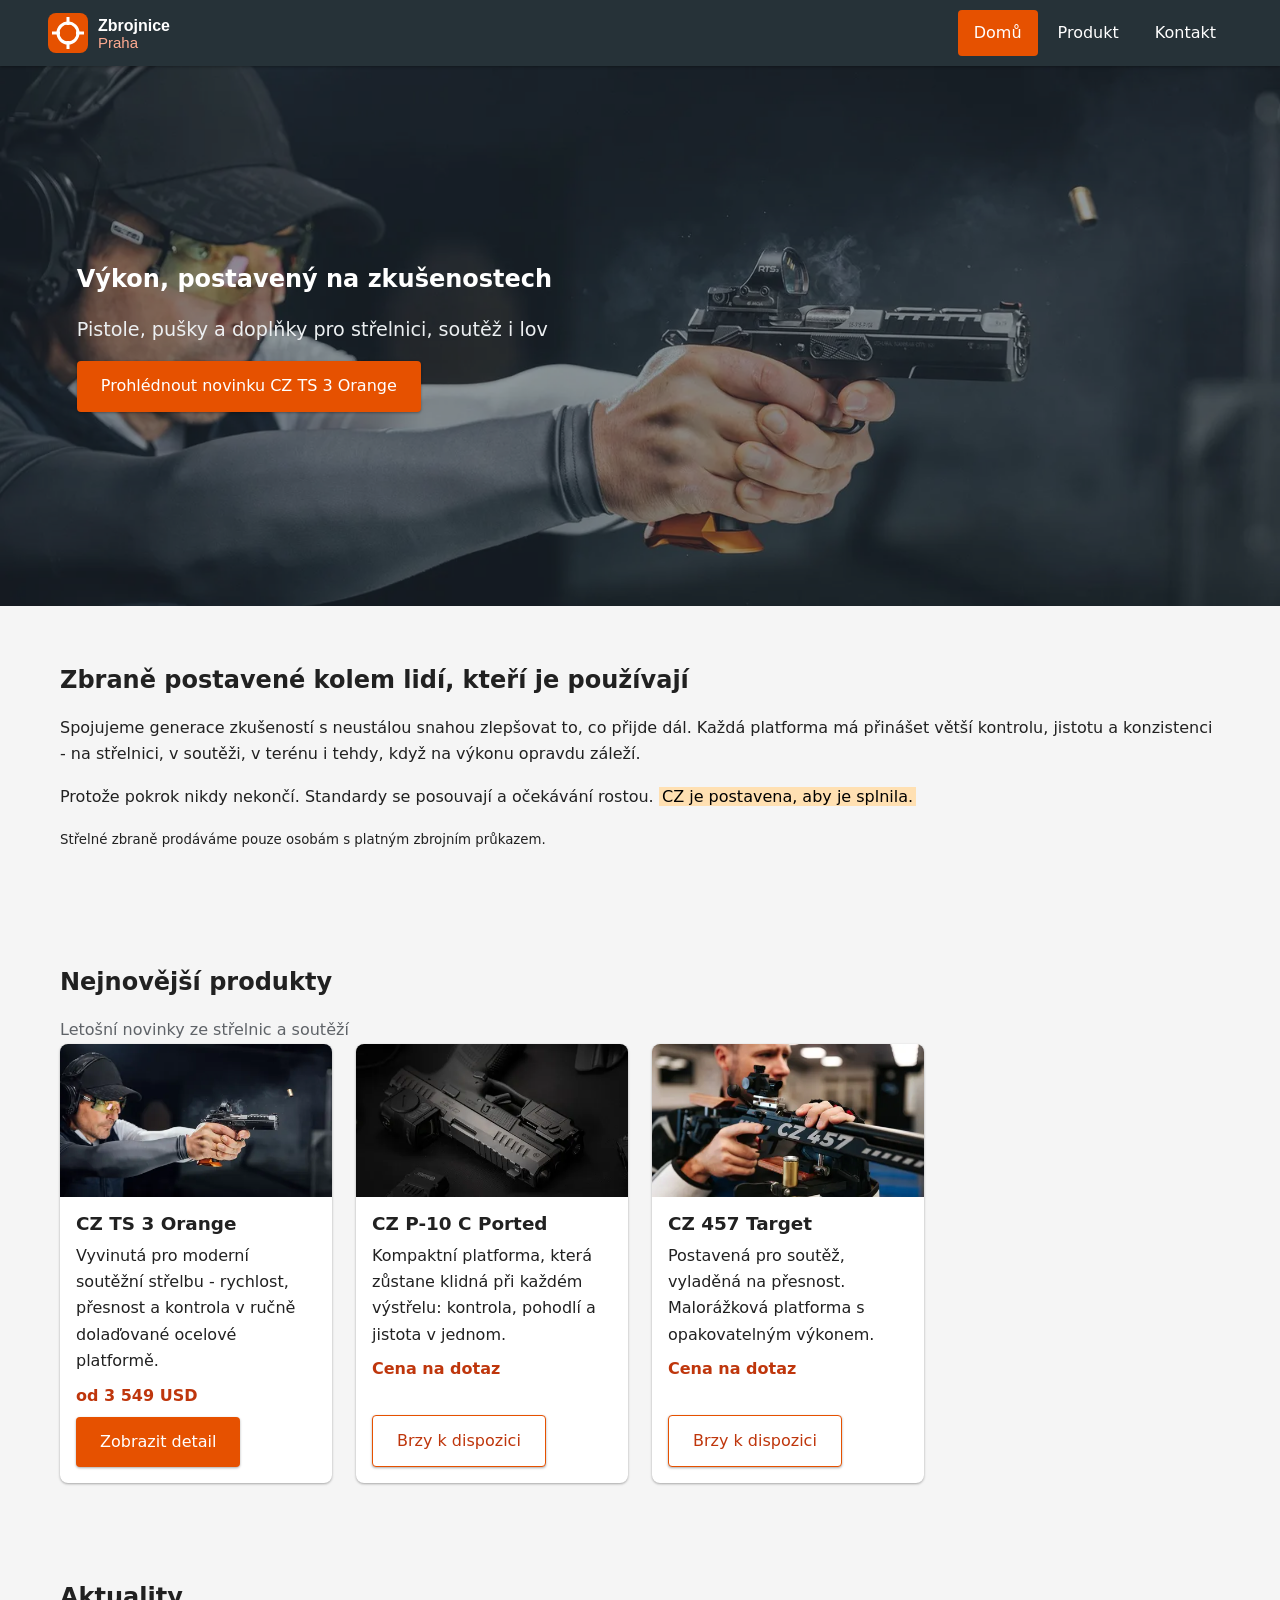
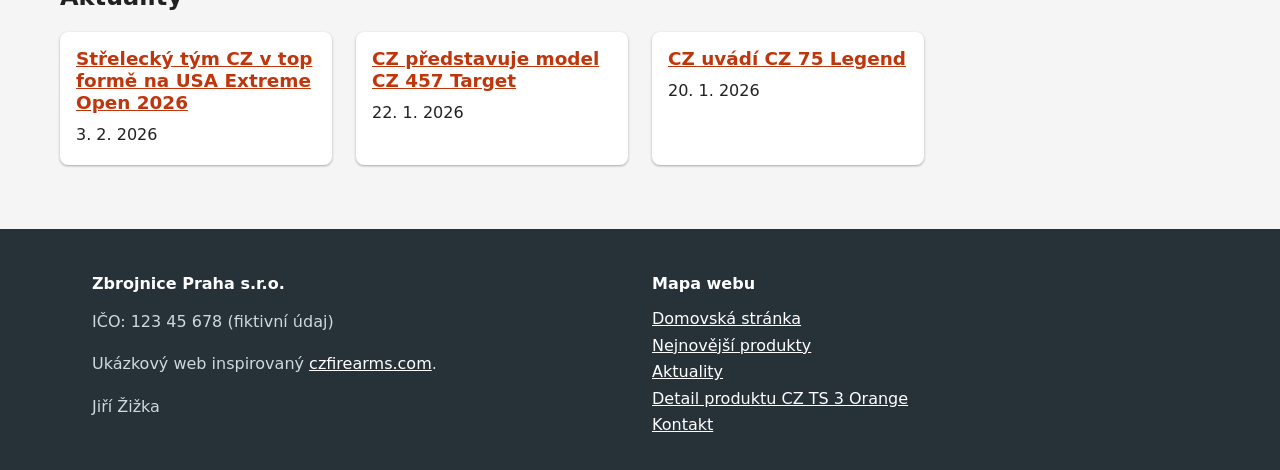
<file: index.html>
<!doctype html>
<html lang="cs">
  <head>
    <meta charset="utf-8" />
    <meta name="viewport" content="width=device-width, initial-scale=1" />
    <title>Zbrojnice Praha - e-shop se zbraněmi a doplňky</title>
    <meta
      name="description"
      content="Pistole, pušky a doplňky pro střelnici, soutěž i lov. Ukázkový e-shop inspirovaný czfirearms.com."
    />
    <link rel="icon" href="./logo.svg" type="image/svg+xml" />
    <link rel="stylesheet" href="style.css" />
  </head>
  <body>
    <a class="skip" href="#main">Přeskočit na obsah</a>
    <header class="top">
      <a href="index.html"
        ><img
          src="./logo.svg"
          alt="Zbrojnice Praha - úvodní stránka"
          width="180"
          height="40"
      /></a>
      <nav aria-label="Hlavní navigace">
        <ul>
          <li><a href="index.html" aria-current="page">Domů</a></li>
          <li><a href="detail.html">Produkt</a></li>
          <li><a href="kontakt.html">Kontakt</a></li>
        </ul>
      </nav>
    </header>

    <main id="main">
      <section class="hero" aria-labelledby="h-hero">
        <img
          src="img/ts3-ergo-960.webp"
          srcset="
            img/ts3-ergo-480.webp   480w,
            img/ts3-ergo-960.webp   960w,
            img/ts3-ergo-1600.webp 1600w
          "
          sizes="100vw"
          width="1600"
          height="900"
          alt="Soutěžní pistole CZ TS 3 Orange"
          fetchpriority="high"
        />
        <div class="hero-text">
          <div>
            <hgroup>
              <h1 id="h-hero">Výkon, postavený na zkušenostech</h1>
              <p>Pistole, pušky a doplňky pro střelnici, soutěž i lov</p>
            </hgroup>
            <p>
              <a class="btn" href="detail.html"
                >Prohlédnout novinku CZ TS 3 Orange</a
              >
            </p>
          </div>
        </div>
      </section>

      <section class="sec wrap" id="o-nas" aria-labelledby="h-onas">
        <h2 id="h-onas">Zbraně postavené kolem lidí, kteří je používají</h2>
        <p>
          Spojujeme generace zkušeností s neustálou snahou zlepšovat to, co
          přijde dál. Každá platforma má přinášet větší kontrolu, jistotu a
          konzistenci - na střelnici, v soutěži, v terénu i tehdy, když na
          výkonu opravdu záleží.
        </p>
        <p>
          Protože pokrok nikdy nekončí. Standardy se posouvají a očekávání
          rostou. <mark>CZ je postavena, aby je splnila.</mark>
        </p>
        <p>
          <small
            >Střelné zbraně prodáváme pouze osobám s platným zbrojním
            průkazem.</small
          >
        </p>
      </section>

      <section class="sec wrap" id="produkty" aria-labelledby="h-prod">
        <hgroup>
          <h2 id="h-prod">Nejnovější produkty</h2>
          <p>Letošní novinky ze střelnic a soutěží</p>
        </hgroup>
        <ul class="grid">
          <li>
            <article class="card">
              <img
                src="img/ts3-ergo-480.webp"
                srcset="img/ts3-ergo-480.webp 480w, img/ts3-ergo-960.webp 960w"
                sizes="(max-width:600px) 100vw, 360px"
                width="960"
                height="540"
                alt="CZ TS 3 Orange"
                loading="lazy"
                decoding="async"
              />
              <div>
                <h3>CZ TS 3 Orange</h3>
                <p>
                  Vyvinutá pro moderní soutěžní střelbu - rychlost, přesnost a
                  kontrola v ručně dolaďované ocelové platformě.
                </p>
                <p class="price"><data value="3549">od 3 549 USD</data></p>
                <a class="btn" href="detail.html">Zobrazit detail</a>
              </div>
            </article>
          </li>
          <li>
            <article class="card">
              <img
                src="img/p10-ported-480.webp"
                srcset="
                  img/p10-ported-480.webp 480w,
                  img/p10-ported-960.webp 960w
                "
                sizes="(max-width:600px) 100vw, 360px"
                width="960"
                height="540"
                alt="CZ P-10 C Ported"
                loading="lazy"
                decoding="async"
              />
              <div>
                <h3>CZ P-10 C Ported</h3>
                <p>
                  Kompaktní platforma, která zůstane klidná při každém výstřelu:
                  kontrola, pohodlí a jistota v jednom.
                </p>
                <p class="price">Cena na dotaz</p>
                <a class="btn ghost" href="#">Brzy k dispozici</a>
              </div>
            </article>
          </li>
          <li>
            <article class="card">
              <img
                src="img/cz457-target-480.webp"
                srcset="
                  img/cz457-target-480.webp 480w,
                  img/cz457-target-960.webp 960w
                "
                sizes="(max-width:600px) 100vw, 360px"
                width="960"
                height="540"
                alt="Malorážka CZ 457 Target"
                loading="lazy"
                decoding="async"
              />
              <div>
                <h3>CZ 457 Target</h3>
                <p>
                  Postavená pro soutěž, vyladěná na přesnost. Malorážková
                  platforma s opakovatelným výkonem.
                </p>
                <p class="price">Cena na dotaz</p>
                <a class="btn ghost" href="#">Brzy k dispozici</a>
              </div>
            </article>
          </li>
        </ul>
      </section>

      <section class="sec wrap" id="novinky" aria-labelledby="h-news">
        <h2 id="h-news">Aktuality</h2>
        <ul class="grid">
          <li>
            <article class="card">
              <div>
                <h3>
                  <a href="#"
                    >Střelecký tým CZ v top formě na USA Extreme Open 2026</a
                  >
                </h3>
                <p><time datetime="2026-02-03">3. 2. 2026</time></p>
              </div>
            </article>
          </li>
          <li>
            <article class="card">
              <div>
                <h3><a href="#">CZ představuje model CZ 457 Target</a></h3>
                <p><time datetime="2026-01-22">22. 1. 2026</time></p>
              </div>
            </article>
          </li>
          <li>
            <article class="card">
              <div>
                <h3><a href="#">CZ uvádí CZ 75 Legend</a></h3>
                <p><time datetime="2026-01-20">20. 1. 2026</time></p>
              </div>
            </article>
          </li>
        </ul>
      </section>
    </main>

    <footer>
      <div class="wrap">
        <section aria-labelledby="f-firma">
          <h2 id="f-firma">Zbrojnice Praha s.r.o.</h2>
          <p>IČO: <data value="12345678">123 45 678</data> (fiktivní údaj)</p>
          <p>
            Ukázkový web inspirovaný
            <a href="https://www.czfirearms.com/" rel="noopener" target="_blank"
              >czfirearms.com</a
            >.
          </p>
          <p>Jiří Žižka</p>
        </section>
        <nav aria-labelledby="f-map">
          <h2 id="f-map">Mapa webu</h2>
          <ul>
            <li>
              <a href="index.html">Domovská stránka</a>
              <ul>
                <li><a href="index.html#produkty">Nejnovější produkty</a></li>
                <li><a href="index.html#novinky">Aktuality</a></li>
              </ul>
            </li>
            <li><a href="detail.html">Detail produktu CZ TS 3 Orange</a></li>
            <li><a href="kontakt.html">Kontakt</a></li>
          </ul>
        </nav>
      </div>
    </footer>
  </body>
</html>
</file>
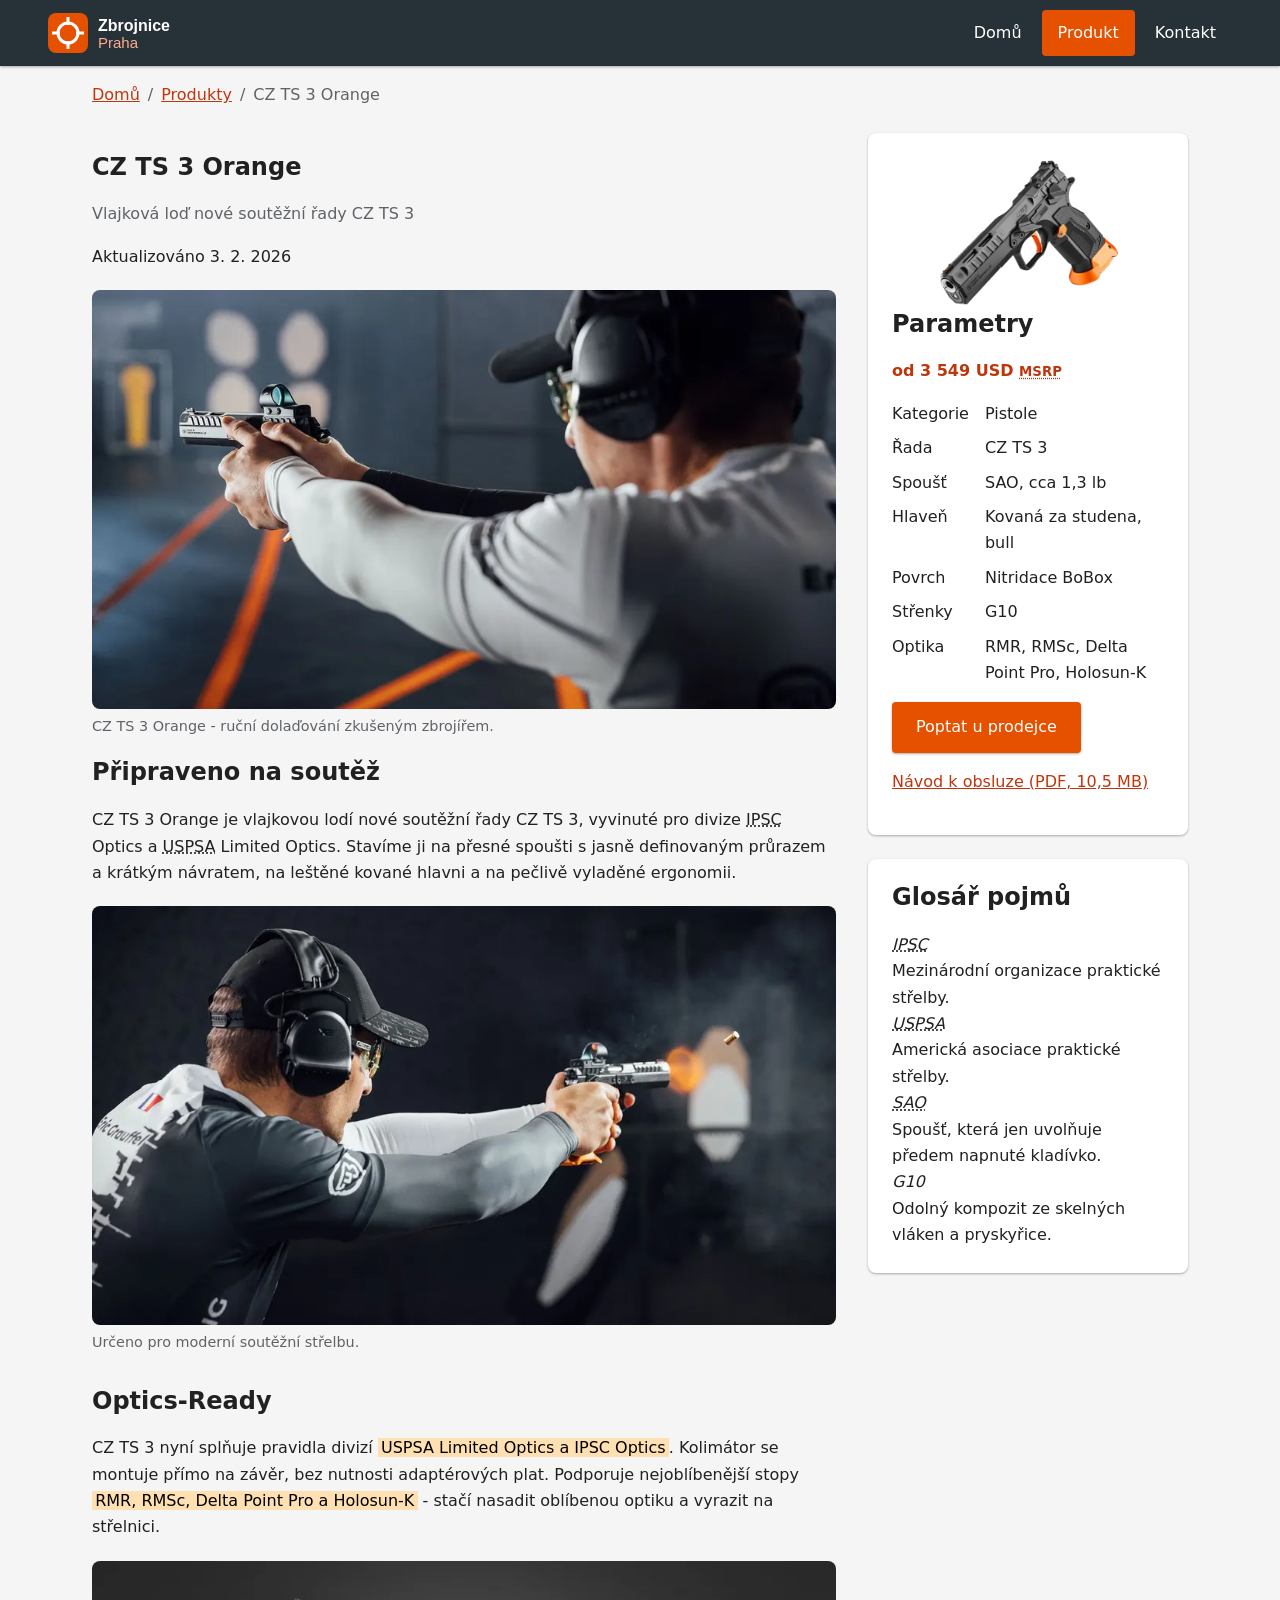
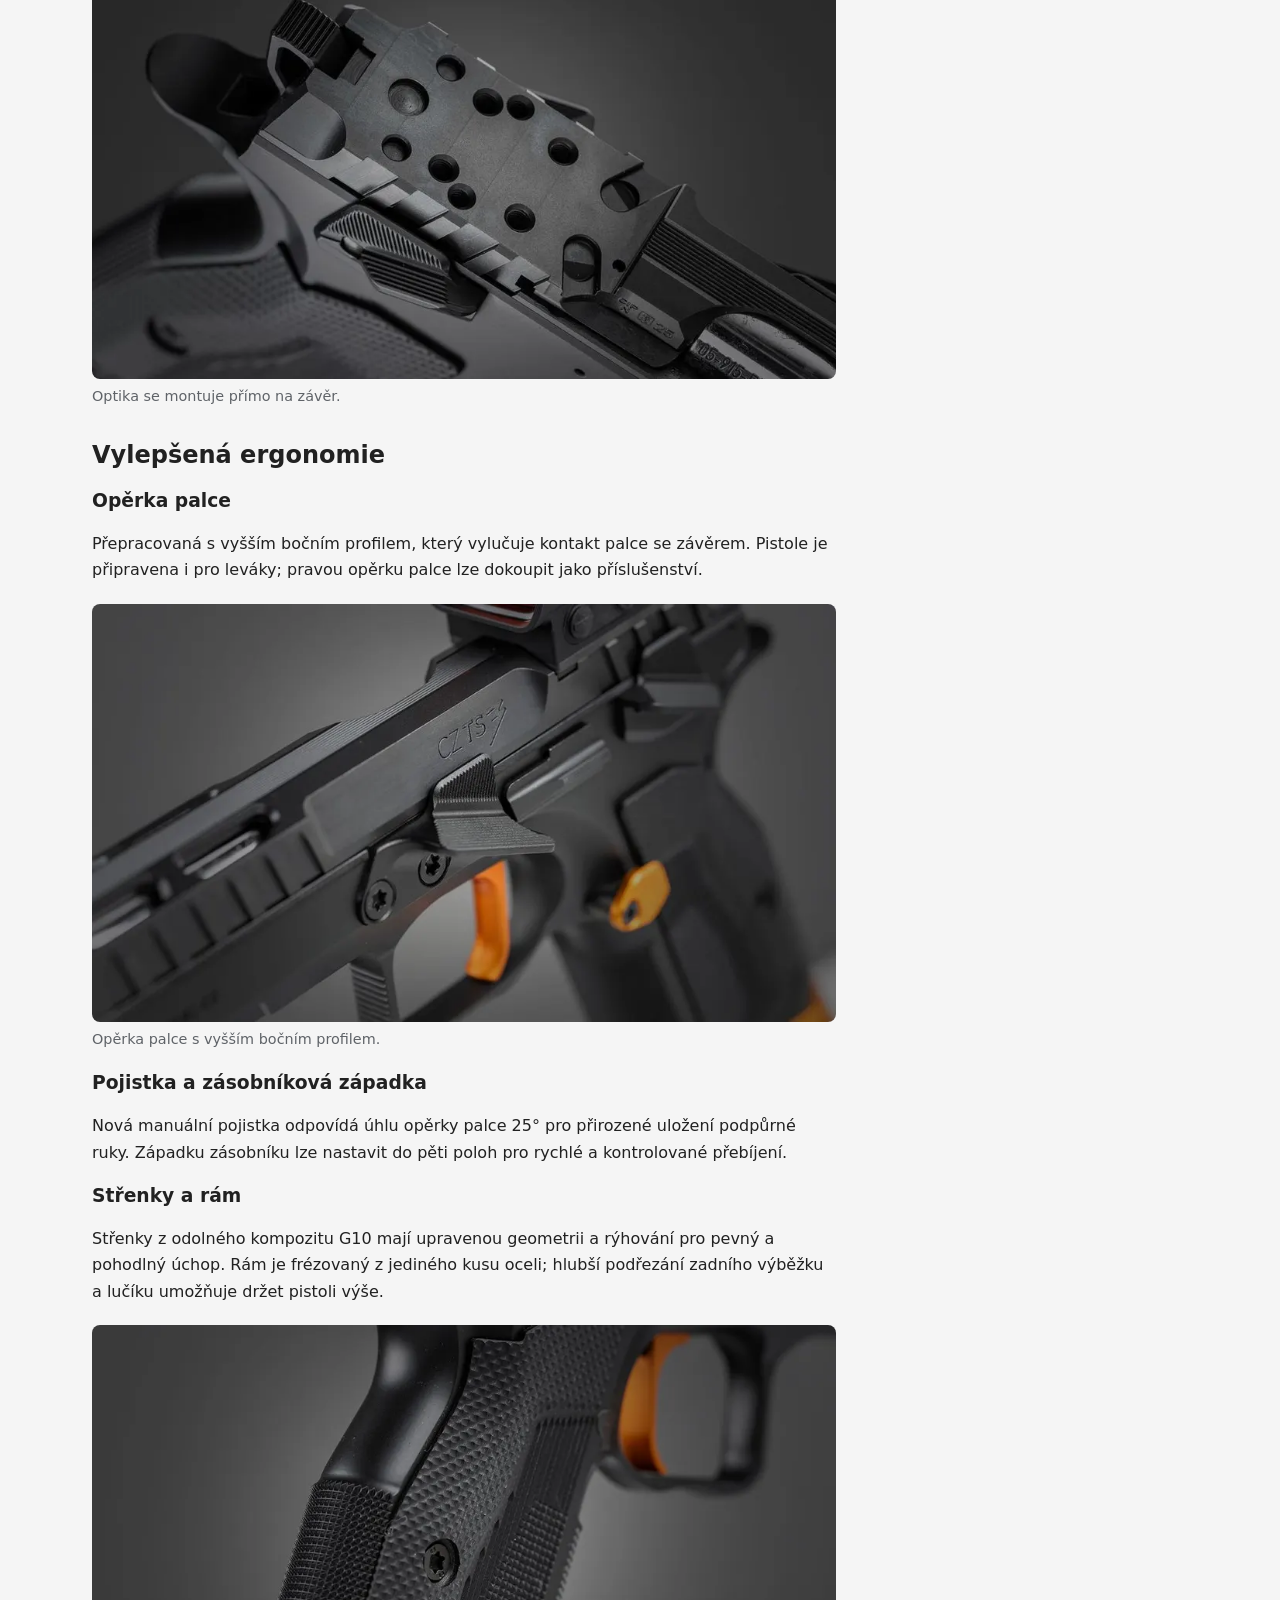
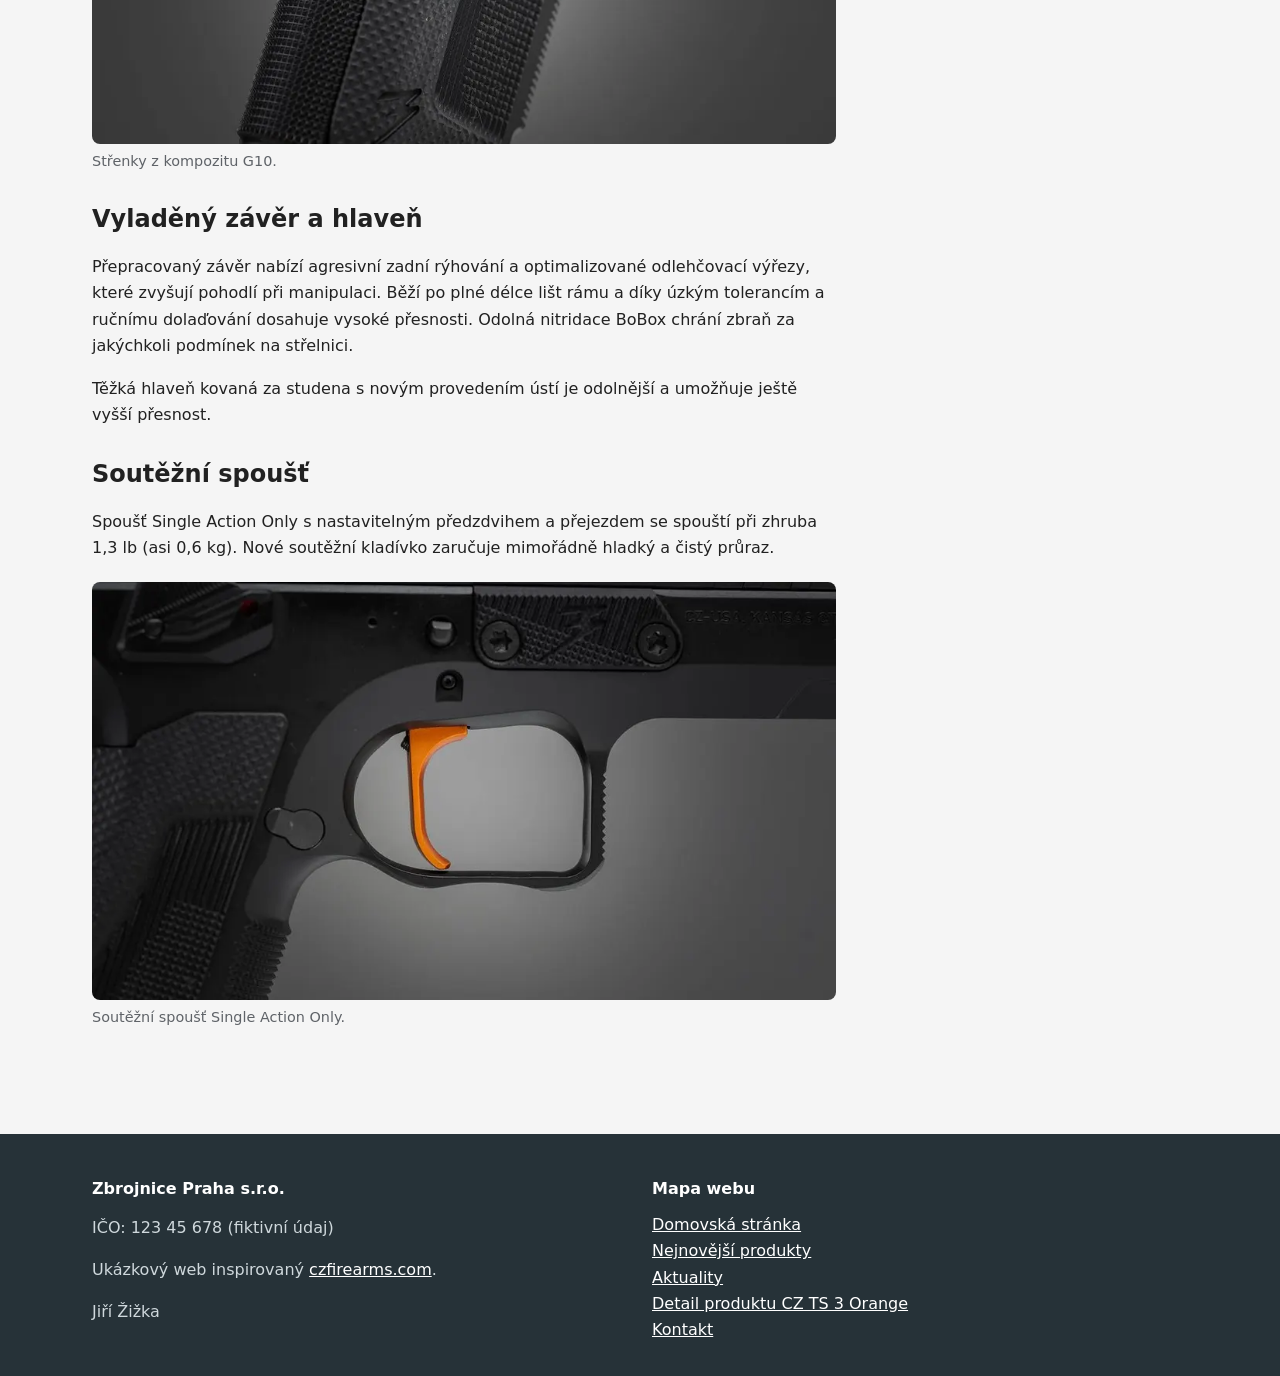
<file: detail.html>
<!doctype html>
<html lang="cs">
  <head>
    <meta charset="utf-8" />
    <meta name="viewport" content="width=device-width, initial-scale=1" />
    <title>CZ TS 3 Orange - Zbrojnice Praha</title>
    <meta
      name="description"
      content="CZ TS 3 Orange: vlajková loď soutěžní řady CZ TS 3 pro divize IPSC Optics a USPSA Limited Optics."
    />
    <link rel="icon" href="./logo.svg" type="image/svg+xml" />
    <link rel="stylesheet" href="style.css" />
  </head>
  <body>
    <a class="skip" href="#main">Přeskočit na obsah</a>
    <header class="top">
      <a href="index.html"
        ><img
          src="./logo.svg"
          alt="Zbrojnice Praha - úvodní stránka"
          width="180"
          height="40"
      /></a>
      <nav aria-label="Hlavní navigace">
        <ul>
          <li><a href="index.html">Domů</a></li>
          <li><a href="detail.html" aria-current="page">Produkt</a></li>
          <li><a href="kontakt.html">Kontakt</a></li>
        </ul>
      </nav>
    </header>

    <main id="main" class="wrap">
      <nav class="crumbs" aria-label="Drobečková navigace">
        <ul>
          <li><a href="index.html">Domů</a></li>
          <li><a href="index.html#produkty">Produkty</a></li>
          <li aria-current="page">CZ TS 3 Orange</li>
        </ul>
      </nav>

      <div class="cols">
        <article>
          <header>
            <hgroup>
              <h1>CZ TS 3 Orange</h1>
              <p>Vlajková loď nové soutěžní řady CZ TS 3</p>
            </hgroup>
            <p>Aktualizováno <time datetime="2026-02-03">3. 2. 2026</time></p>
            <figure>
              <img
                src="img/ts3-hero-960.webp"
                srcset="
                  img/ts3-hero-480.webp   480w,
                  img/ts3-hero-960.webp   960w,
                  img/ts3-hero-1600.webp 1600w
                "
                sizes="(max-width:900px) 100vw, 760px"
                width="1600"
                height="900"
                alt="Pistole CZ TS 3 Orange, celkový pohled"
                fetchpriority="high"
              />
              <figcaption>
                CZ TS 3 Orange - ruční dolaďování zkušeným zbrojířem.
              </figcaption>
            </figure>
          </header>

          <section aria-labelledby="h-uvod">
            <h2 id="h-uvod">Připraveno na soutěž</h2>
            <p>
              CZ TS 3 Orange je vlajkovou lodí nové soutěžní řady CZ TS 3,
              vyvinuté pro divize
              <abbr title="International Practical Shooting Confederation"
                >IPSC</abbr
              >
              Optics a
              <abbr title="United States Practical Shooting Association"
                >USPSA</abbr
              >
              Limited Optics. Stavíme ji na přesné spoušti s jasně definovaným
              průrazem a krátkým návratem, na leštěné kované hlavni a na pečlivě
              vyladěné ergonomii.
            </p>
            <figure>
              <img
                src="img/ts3-flagship-960.webp"
                srcset="
                  img/ts3-flagship-480.webp   480w,
                  img/ts3-flagship-960.webp   960w,
                  img/ts3-flagship-1600.webp 1600w
                "
                sizes="(max-width:900px) 100vw, 760px"
                width="1600"
                height="900"
                alt="CZ TS 3 Orange v soutěžním nasazení"
                loading="lazy"
                decoding="async"
              />
              <figcaption>Určeno pro moderní soutěžní střelbu.</figcaption>
            </figure>
          </section>

          <section aria-labelledby="h-optika">
            <h2 id="h-optika">Optics-Ready</h2>
            <p>
              CZ TS 3 nyní splňuje pravidla divizí
              <mark>USPSA Limited Optics a IPSC Optics</mark>. Kolimátor se
              montuje přímo na závěr, bez nutnosti adaptérových plat. Podporuje
              nejoblíbenější stopy
              <mark>RMR, RMSc, Delta Point Pro a Holosun-K</mark> - stačí
              nasadit oblíbenou optiku a vyrazit na střelnici.
            </p>
            <figure>
              <img
                src="img/ts3-optics-960.webp"
                srcset="
                  img/ts3-optics-480.webp   480w,
                  img/ts3-optics-960.webp   960w,
                  img/ts3-optics-1600.webp 1600w
                "
                sizes="(max-width:900px) 100vw, 760px"
                width="1600"
                height="900"
                alt="Montáž kolimátoru přímo na závěr"
                loading="lazy"
                decoding="async"
              />
              <figcaption>Optika se montuje přímo na závěr.</figcaption>
            </figure>
          </section>

          <section aria-labelledby="h-ergo">
            <h2 id="h-ergo">Vylepšená ergonomie</h2>
            <h3>Opěrka palce</h3>
            <p>
              Přepracovaná s vyšším bočním profilem, který vylučuje kontakt
              palce se závěrem. Pistole je připravena i pro leváky; pravou
              opěrku palce lze dokoupit jako příslušenství.
            </p>
            <figure>
              <img
                src="img/ts3-thumbrest-960.webp"
                srcset="
                  img/ts3-thumbrest-480.webp   480w,
                  img/ts3-thumbrest-960.webp   960w,
                  img/ts3-thumbrest-1600.webp 1600w
                "
                sizes="(max-width:900px) 100vw, 760px"
                width="1600"
                height="900"
                alt="Detail opěrky palce"
                loading="lazy"
                decoding="async"
              />
              <figcaption>Opěrka palce s vyšším bočním profilem.</figcaption>
            </figure>
            <h3>Pojistka a zásobníková západka</h3>
            <p>
              Nová manuální pojistka odpovídá úhlu opěrky palce 25° pro
              přirozené uložení podpůrné ruky. Západku zásobníku lze nastavit do
              pěti poloh pro rychlé a kontrolované přebíjení.
            </p>
            <h3>Střenky a rám</h3>
            <p>
              Střenky z odolného kompozitu G10 mají upravenou geometrii a
              rýhování pro pevný a pohodlný úchop. Rám je frézovaný z jediného
              kusu oceli; hlubší podřezání zadního výběžku a lučíku umožňuje
              držet pistoli výše.
            </p>
            <figure>
              <img
                src="img/ts3-grip-960.webp"
                srcset="
                  img/ts3-grip-480.webp   480w,
                  img/ts3-grip-960.webp   960w,
                  img/ts3-grip-1600.webp 1600w
                "
                sizes="(max-width:900px) 100vw, 760px"
                width="1600"
                height="900"
                alt="Střenky z kompozitu G10"
                loading="lazy"
                decoding="async"
              />
              <figcaption>Střenky z kompozitu G10.</figcaption>
            </figure>
          </section>

          <section aria-labelledby="h-zaver">
            <h2 id="h-zaver">Vyladěný závěr a hlaveň</h2>
            <p>
              Přepracovaný závěr nabízí agresivní zadní rýhování a
              optimalizované odlehčovací výřezy, které zvyšují pohodlí při
              manipulaci. Běží po plné délce lišt rámu a díky úzkým tolerancím a
              ručnímu dolaďování dosahuje vysoké přesnosti. Odolná nitridace
              BoBox chrání zbraň za jakýchkoli podmínek na střelnici.
            </p>
            <p>
              Těžká hlaveň kovaná za studena s novým provedením ústí je
              odolnější a umožňuje ještě vyšší přesnost.
            </p>
          </section>

          <section aria-labelledby="h-spoust">
            <h2 id="h-spoust">Soutěžní spoušť</h2>
            <p>
              Spoušť Single Action Only s nastavitelným předzdvihem a přejezdem
              se spouští při zhruba 1,3 lb (asi 0,6 kg). Nové soutěžní kladívko
              zaručuje mimořádně hladký a čistý průraz.
            </p>
            <figure>
              <img
                src="img/ts3-trigger-960.webp"
                srcset="
                  img/ts3-trigger-480.webp   480w,
                  img/ts3-trigger-960.webp   960w,
                  img/ts3-trigger-1600.webp 1600w
                "
                sizes="(max-width:900px) 100vw, 760px"
                width="1600"
                height="900"
                alt="Detail soutěžní spouště"
                loading="lazy"
                decoding="async"
              />
              <figcaption>Soutěžní spoušť Single Action Only.</figcaption>
            </figure>
          </section>
        </article>

        <div class="side">
          <aside class="panel" aria-labelledby="h-param">
            <img
              src="img/ts3-render-480.webp"
              srcset="
                img/ts3-render-480.webp 480w,
                img/ts3-render-960.webp 960w
              "
              sizes="320px"
              width="960"
              height="540"
              alt="3D vizualizace CZ TS 3 Orange"
              loading="lazy"
              decoding="async"
            />
            <h2 id="h-param">Parametry</h2>
            <p class="price">
              <data value="3549">od 3 549 USD</data>
              <small
                ><abbr title="Manufacturer's Suggested Retail Price"
                  >MSRP</abbr
                ></small
              >
            </p>
            <dl class="spec">
              <dt>Kategorie</dt>
              <dd>Pistole</dd>
              <dt>Řada</dt>
              <dd>CZ TS 3</dd>
              <dt>Spoušť</dt>
              <dd>SAO, cca 1,3 lb</dd>
              <dt>Hlaveň</dt>
              <dd>Kovaná za studena, bull</dd>
              <dt>Povrch</dt>
              <dd>Nitridace BoBox</dd>
              <dt>Střenky</dt>
              <dd>G10</dd>
              <dt>Optika</dt>
              <dd>RMR, RMSc, Delta Point Pro, Holosun-K</dd>
            </dl>
            <p><a class="btn" href="kontakt.html">Poptat u prodejce</a></p>
            <p>
              <a
                href="https://czubpimstorage.blob.core.windows.net/strapi-pim/assets/735342000007_CZ_TS_3_08_2026_en_46ccf26cd4.pdf"
                rel="noopener"
                target="_blank"
                >Návod k obsluze (PDF, 10,5 MB)</a
              >
            </p>
          </aside>
          <aside class="panel" aria-labelledby="h-glos">
            <h2 id="h-glos">Glosář pojmů</h2>
            <dl>
              <dt>
                <dfn
                  ><abbr title="International Practical Shooting Confederation"
                    >IPSC</abbr
                  ></dfn
                >
              </dt>
              <dd>Mezinárodní organizace praktické střelby.</dd>
              <dt>
                <dfn
                  ><abbr title="United States Practical Shooting Association"
                    >USPSA</abbr
                  ></dfn
                >
              </dt>
              <dd>Americká asociace praktické střelby.</dd>
              <dt>
                <dfn><abbr title="Single Action Only">SAO</abbr></dfn>
              </dt>
              <dd>Spoušť, která jen uvolňuje předem napnuté kladívko.</dd>
              <dt><dfn>G10</dfn></dt>
              <dd>Odolný kompozit ze skelných vláken a pryskyřice.</dd>
            </dl>
          </aside>
        </div>
      </div>
    </main>

    <footer>
      <div class="wrap">
        <section aria-labelledby="f-firma">
          <h2 id="f-firma">Zbrojnice Praha s.r.o.</h2>
          <p>IČO: <data value="12345678">123 45 678</data> (fiktivní údaj)</p>
          <p>
            Ukázkový web inspirovaný
            <a href="https://www.czfirearms.com/" rel="noopener" target="_blank"
              >czfirearms.com</a
            >.
          </p>
          <p>Jiří Žižka</p>
        </section>
        <nav aria-labelledby="f-map">
          <h2 id="f-map">Mapa webu</h2>
          <ul>
            <li>
              <a href="index.html">Domovská stránka</a>
              <ul>
                <li><a href="index.html#produkty">Nejnovější produkty</a></li>
                <li><a href="index.html#novinky">Aktuality</a></li>
              </ul>
            </li>
            <li><a href="detail.html">Detail produktu CZ TS 3 Orange</a></li>
            <li><a href="kontakt.html">Kontakt</a></li>
          </ul>
        </nav>
      </div>
    </footer>
  </body>
</html>
</file>
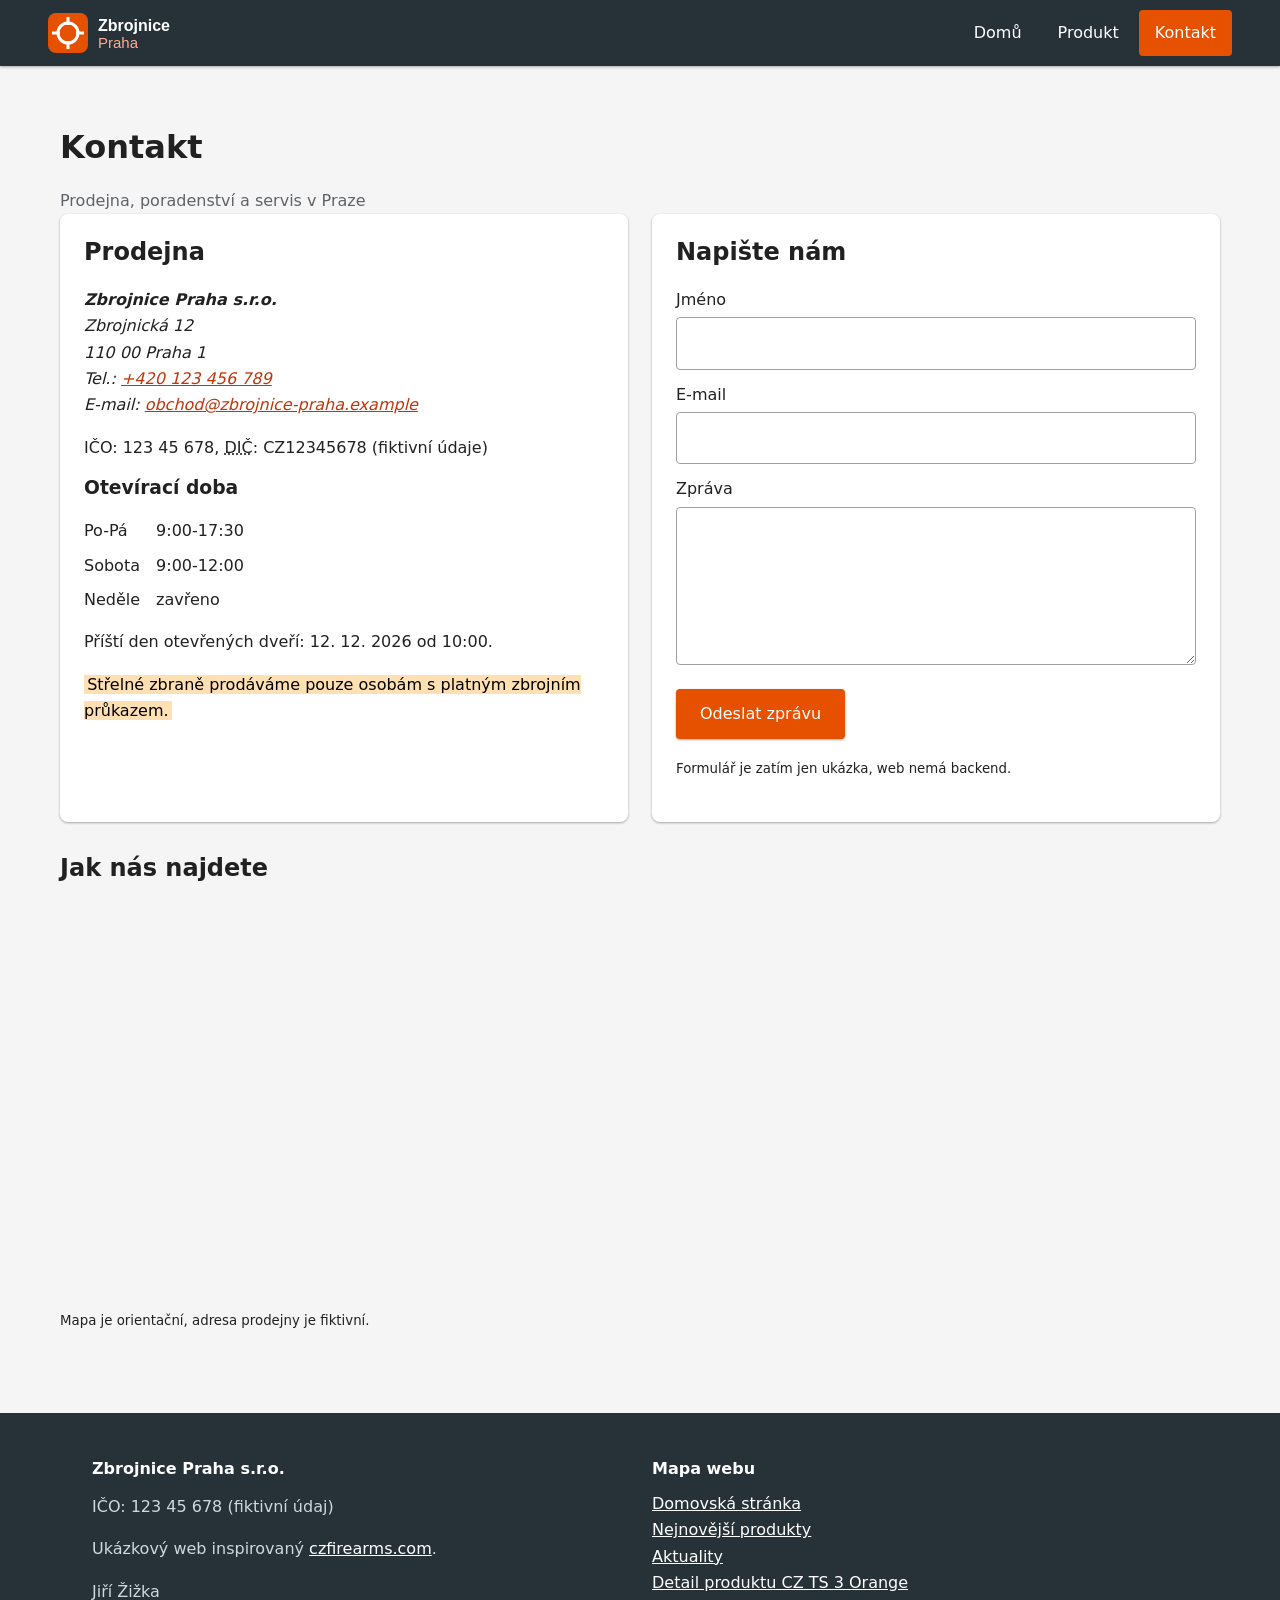
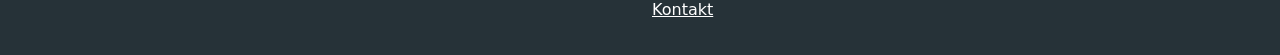
<file: kontakt.html>
<!doctype html>
<html lang="cs">
  <head>
    <meta charset="utf-8" />
    <meta name="viewport" content="width=device-width, initial-scale=1" />
    <title>Kontakt - Zbrojnice Praha</title>
    <meta
      name="description"
      content="Kontaktní údaje, otevírací doba a mapa prodejny Zbrojnice Praha (fiktivní údaje)."
    />
    <link rel="icon" href="./logo.svg" type="image/svg+xml" />
    <link rel="stylesheet" href="style.css" />
  </head>
  <body>
    <a class="skip" href="#main">Přeskočit na obsah</a>
    <header class="top">
      <a href="index.html"
        ><img
          src="./logo.svg"
          alt="Zbrojnice Praha - úvodní stránka"
          width="180"
          height="40"
      /></a>
      <nav aria-label="Hlavní navigace">
        <ul>
          <li><a href="index.html">Domů</a></li>
          <li><a href="detail.html">Produkt</a></li>
          <li><a href="kontakt.html" aria-current="page">Kontakt</a></li>
        </ul>
      </nav>
    </header>

    <main id="main" class="wrap sec">
      <hgroup>
        <h1>Kontakt</h1>
        <p>Prodejna, poradenství a servis v Praze</p>
      </hgroup>

      <div class="two">
        <section class="panel" aria-labelledby="h-prodejna">
          <h2 id="h-prodejna">Prodejna</h2>
          <address>
            <strong>Zbrojnice Praha s.r.o.</strong><br />
            Zbrojnická 12<br />
            110 00 Praha 1<br />
            Tel.: <a href="tel:+420123456789">+420 123 456 789</a><br />
            E-mail:
            <a href="mailto:obchod@zbrojnice-praha.example"
              >obchod@zbrojnice-praha.example</a
            >
          </address>
          <p>
            IČO: <data value="12345678">123 45 678</data>,
            <abbr title="Daňové identifikační číslo">DIČ</abbr>: CZ12345678
            (fiktivní údaje)
          </p>
          <h3>Otevírací doba</h3>
          <dl class="spec">
            <dt>Po-Pá</dt>
            <dd>
              <time datetime="09:00">9:00</time>-<time datetime="17:30"
                >17:30</time
              >
            </dd>
            <dt>Sobota</dt>
            <dd>
              <time datetime="09:00">9:00</time>-<time datetime="12:00"
                >12:00</time
              >
            </dd>
            <dt>Neděle</dt>
            <dd>zavřeno</dd>
          </dl>
          <p>
            Příští den otevřených dveří:
            <time datetime="2026-12-12T10:00">12. 12. 2026 od 10:00</time>.
          </p>
          <p>
            <mark
              >Střelné zbraně prodáváme pouze osobám s platným zbrojním
              průkazem.</mark
            >
          </p>
        </section>

        <section class="panel" aria-labelledby="h-form">
          <h2 id="h-form">Napište nám</h2>
          <form action="#" method="post">
            <label for="f-jmeno">Jméno</label>
            <input
              id="f-jmeno"
              name="jmeno"
              type="text"
              autocomplete="name"
              required
            />
            <label for="f-mail">E-mail</label>
            <input
              id="f-mail"
              name="email"
              type="email"
              autocomplete="email"
              required
            />
            <label for="f-zprava">Zpráva</label>
            <textarea id="f-zprava" name="zprava" rows="5" required></textarea>
            <p>
              <button
                class="btn"
                type="submit"
                style="border: 0; cursor: pointer; font: inherit"
              >
                Odeslat zprávu
              </button>
            </p>
            <p>
              <small>Formulář je zatím jen ukázka, web nemá backend.</small>
            </p>
          </form>
        </section>
      </div>

      <section aria-labelledby="h-mapa" style="margin-top: 32px">
        <h2 id="h-mapa">Jak nás najdete</h2>
        <iframe
          title="Mapa - okolí Staroměstského náměstí v Praze (orientační)"
          src="https://www.openstreetmap.org/export/embed.html?bbox=14.4160%2C50.0810%2C14.4290%2C50.0890&amp;layer=mapnik&amp;marker=50.0850%2C14.4225"
          loading="lazy"
          referrerpolicy="no-referrer"
        ></iframe>
        <p><small>Mapa je orientační, adresa prodejny je fiktivní.</small></p>
      </section>
    </main>

    <footer>
      <div class="wrap">
        <section aria-labelledby="f-firma">
          <h2 id="f-firma">Zbrojnice Praha s.r.o.</h2>
          <p>IČO: <data value="12345678">123 45 678</data> (fiktivní údaj)</p>
          <p>
            Ukázkový web inspirovaný
            <a href="https://www.czfirearms.com/" rel="noopener" target="_blank"
              >czfirearms.com</a
            >.
          </p>
          <p>Jiří Žižka</p>
        </section>
        <nav aria-labelledby="f-map">
          <h2 id="f-map">Mapa webu</h2>
          <ul>
            <li>
              <a href="index.html">Domovská stránka</a>
              <ul>
                <li><a href="index.html#produkty">Nejnovější produkty</a></li>
                <li><a href="index.html#novinky">Aktuality</a></li>
              </ul>
            </li>
            <li><a href="detail.html">Detail produktu CZ TS 3 Orange</a></li>
            <li><a href="kontakt.html">Kontakt</a></li>
          </ul>
        </nav>
      </div>
    </footer>
  </body>
</html>
</file>
<file: style.css>
:root {
  --ink: #212121;
  --muted: #5f6368;
  --bg: #f5f5f5;
  --card: #fff;
  --dark: #263238;
  --accent: #e65100;
  --accent-d: #bf360c;
  --line: #e0e0e0;
  --r: 8px;
  --e1: 0 1px 3px rgba(0, 0, 0, 0.2), 0 1px 2px rgba(0, 0, 0, 0.14);
  --e3: 0 6px 12px rgba(0, 0, 0, 0.22);
}
* {
  box-sizing: border-box;
}
body {
  margin: 0;
  font:
    16px/1.65 Roboto,
    "Segoe UI",
    system-ui,
    sans-serif;
  color: var(--ink);
  background: var(--bg);
}
img {
  max-width: 100%;
  height: auto;
  display: block;
}
a {
  color: var(--accent-d);
}
:focus-visible {
  outline: 3px solid var(--accent);
  outline-offset: 2px;
}
h1,
h2,
h3 {
  line-height: 1.2;
}
.skip {
  position: absolute;
  left: -999px;
}
.skip:focus {
  left: 8px;
  top: 8px;
  background: #fff;
  padding: 8px;
  z-index: 9;
}
.top {
  background: var(--dark);
  display: flex;
  flex-wrap: wrap;
  align-items: center;
  justify-content: space-between;
  gap: 8px;
  padding: 10px clamp(16px, 4vw, 48px);
  position: sticky;
  top: 0;
  z-index: 5;
  box-shadow: var(--e1);
}
.top ul {
  display: flex;
  gap: 4px;
  list-style: none;
  margin: 0;
  padding: 0;
}
.top nav a {
  color: #fff;
  text-decoration: none;
  padding: 10px 16px;
  border-radius: 4px;
  display: block;
}
.top nav a:hover {
  background: rgba(255, 255, 255, 0.14);
}
.top nav a[aria-current="page"] {
  background: var(--accent);
}
.wrap {
  max-width: 1160px;
  margin: 0 auto;
  padding: 0 clamp(16px, 4vw, 32px);
}
.sec {
  padding: 40px 0;
}
hgroup p {
  margin: 0.25em 0 0;
  color: var(--muted);
}
.hero {
  position: relative;
  background: var(--dark);
  color: #fff;
}
.hero > img {
  width: 100%;
  height: min(68vh, 540px);
  object-fit: cover;
  opacity: 0.5;
}
.hero-text {
  position: absolute;
  inset: 0;
  display: flex;
  align-items: center;
  padding: 0 clamp(16px, 6vw, 96px);
}
.hero-text > div {
  max-width: 640px;
}
.hero hgroup p {
  color: #eceff1;
  font-size: 1.2rem;
}
.btn {
  display: inline-block;
  background: var(--accent);
  color: #fff;
  padding: 12px 24px;
  border-radius: 4px;
  text-decoration: none;
  font-weight: 500;
  box-shadow: var(--e1);
}
.btn:hover {
  background: var(--accent-d);
  box-shadow: var(--e3);
}
.btn.ghost {
  background: #fff;
  color: var(--accent-d);
  border: 1px solid var(--accent);
}
.grid {
  display: grid;
  grid-template-columns: repeat(auto-fill, minmax(260px, 1fr));
  gap: 24px;
  list-style: none;
  margin: 0;
  padding: 0;
}
.card {
  background: var(--card);
  border-radius: var(--r);
  box-shadow: var(--e1);
  overflow: hidden;
  height: 100%;
  display: flex;
  flex-direction: column;
}
.card > div {
  padding: 16px;
  display: flex;
  flex-direction: column;
  gap: 8px;
  flex: 1;
}
.card h3 {
  margin: 0;
  font-size: 1.15rem;
}
.card p {
  margin: 0;
}
.card .btn {
  margin-top: auto;
  align-self: flex-start;
}
.card img {
  aspect-ratio: 16/9;
  object-fit: cover;
  width: 100%;
}
.price {
  font-weight: 700;
  color: var(--accent-d);
}
.cols {
  display: grid;
  grid-template-columns: minmax(0, 1fr) 320px;
  gap: 32px;
  align-items: start;
  padding: 24px 0 48px;
}
.panel {
  background: var(--card);
  border-radius: var(--r);
  box-shadow: var(--e1);
  padding: 24px;
}
.side {
  position: sticky;
  top: 76px;
  display: grid;
  gap: 24px;
}
.side img {
  aspect-ratio: 16/9;
  object-fit: contain;
  width: 100%;
}
.panel h2,
.panel h3 {
  margin-top: 0;
}
article section {
  margin-bottom: 32px;
}
figure {
  margin: 20px 0;
}
figcaption {
  color: var(--muted);
  font-size: 0.9rem;
  margin-top: 6px;
}
figure img {
  border-radius: var(--r);
  width: 100%;
}
mark {
  background: #ffe0b2;
  padding: 0 0.2em;
}
dl {
  margin: 0;
}
.spec {
  display: grid;
  grid-template-columns: auto 1fr;
  gap: 8px 16px;
}
dt {
  font-weight: 500;
}
dd {
  margin: 0;
}
.crumbs ul {
  display: flex;
  gap: 8px;
  list-style: none;
  padding: 16px 0 0;
  margin: 0;
  color: var(--muted);
}
.crumbs li + li::before {
  content: "/";
  margin-right: 8px;
}
iframe {
  width: 100%;
  height: 380px;
  border: 0;
  border-radius: var(--r);
}
label {
  display: block;
  margin: 12px 0 4px;
  font-weight: 500;
}
input,
textarea {
  width: 100%;
  padding: 12px;
  border: 1px solid #9e9e9e;
  border-radius: 4px;
  font: inherit;
}
.two {
  display: grid;
  grid-template-columns: repeat(auto-fit, minmax(300px, 1fr));
  gap: 24px;
}
footer {
  background: var(--dark);
  color: #cfd8dc;
  padding: 32px 0;
  margin-top: 24px;
}
footer a {
  color: #fff;
}
footer h2 {
  font-size: 1rem;
  color: #fff;
}
footer .wrap {
  display: grid;
  grid-template-columns: repeat(auto-fit, minmax(220px, 1fr));
  gap: 24px;
}
footer ul {
  list-style: none;
  padding: 0;
  margin: 0;
}
@media (max-width: 900px) {
  .cols {
    grid-template-columns: 1fr;
  }
  .side {
    position: static;
  }
}
@media (prefers-reduced-motion: no-preference) {
  .btn {
    transition:
      background 0.2s,
      box-shadow 0.2s;
  }
}
</file>
